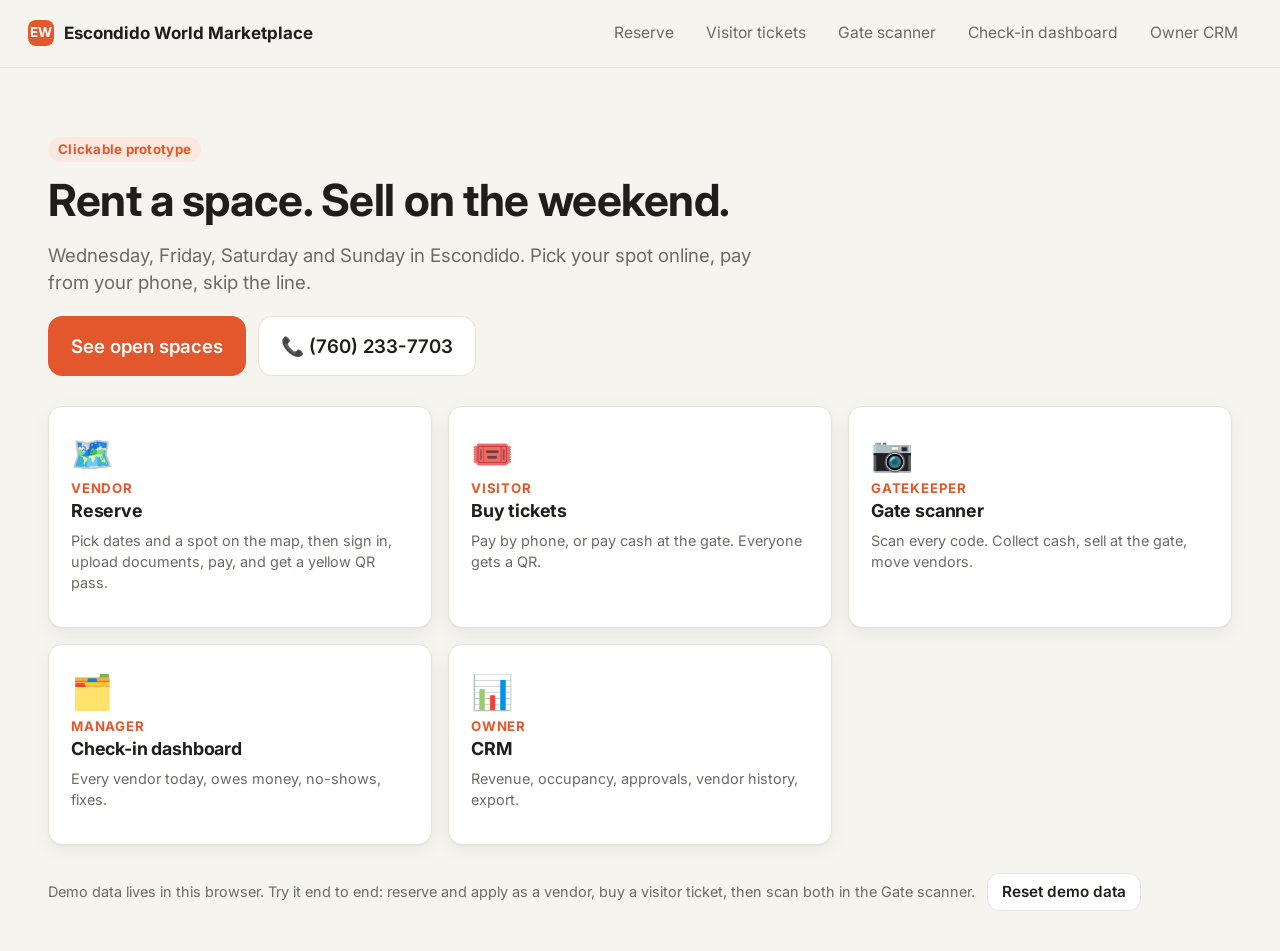
<file: index.html>
<!doctype html>
<html lang="en">
<head>
  <meta charset="utf-8" />
  <meta name="viewport" content="width=device-width, initial-scale=1" />
  <title>Escondido World Marketplace · Prototype</title>
  <link rel="preconnect" href="https://fonts.googleapis.com" />
  <link href="https://fonts.googleapis.com/css2?family=Inter:wght@400;600;700&display=swap" rel="stylesheet" />
  <link rel="stylesheet" href="style.css" />
  <style>
    .hero { padding: 40px 0 30px; max-width: 720px; }
    .hero h1 { font-size: 2.6rem; line-height: 1.1; }
    .tile { display: block; text-decoration: none; transition: transform .12s, box-shadow .12s; }
    .tile:hover { transform: translateY(-3px); box-shadow: 0 12px 30px rgba(0,0,0,.08); }
    .tile .e { font-size: 2rem; }
    .who { font-size: .78rem; font-weight: 700; letter-spacing: .06em; text-transform: uppercase; color: var(--accent); }
  </style>
</head>
<body>
  <header class="top">
    <a class="brand" href="index.html"><span class="dot">EW</span>Escondido World Marketplace</a>
    <nav id="nav" data-on=""></nav>
  </header>
  <main class="wrap">
    <section class="hero">
      <span class="badge accent">Clickable prototype</span>
      <h1 style="margin-top:14px">Rent a space. Sell on the weekend.</h1>
      <p class="muted" style="font-size:1.1rem">Wednesday, Friday, Saturday and Sunday in Escondido. Pick your spot online, pay from your phone, skip the line.</p>
      <div class="row" style="margin-top:20px">
        <a class="btn primary lg" href="booking.html">See open spaces</a>
        <a class="btn lg" href="tel:7602337703">📞 (760) 233-7703</a>
      </div>
    </section>

    <div class="grid g3">
      <a class="card tile" href="booking.html"><div class="e">🗺️</div><div class="who">Vendor</div><h3>Reserve</h3><p class="muted small">Pick dates and a spot on the map, then sign in, upload documents, pay, and get a yellow QR pass.</p></a>
      <a class="card tile" href="tickets.html"><div class="e">🎟️</div><div class="who">Visitor</div><h3>Buy tickets</h3><p class="muted small">Pay by phone, or pay cash at the gate. Everyone gets a QR.</p></a>
      <a class="card tile" href="scan.html"><div class="e">📷</div><div class="who">Gatekeeper</div><h3>Gate scanner</h3><p class="muted small">Scan every code. Collect cash, sell at the gate, move vendors.</p></a>
      <a class="card tile" href="checkin.html"><div class="e">🗂️</div><div class="who">Manager</div><h3>Check-in dashboard</h3><p class="muted small">Every vendor today, owes money, no-shows, fixes.</p></a>
      <a class="card tile" href="crm.html"><div class="e">📊</div><div class="who">Owner</div><h3>CRM</h3><p class="muted small">Revenue, occupancy, approvals, vendor history, export.</p></a>
    </div>

    <p class="small muted" style="margin-top:28px">
      Demo data lives in this browser. Try it end to end: reserve and apply as a vendor, buy a visitor ticket, then scan both in the Gate scanner.
      <button class="btn sm" id="reset" style="margin-left:8px">Reset demo data</button>
    </p>
  </main>
  <script src="data.js"></script>
  <script>
    document.getElementById('reset').onclick = () => { EWM.reset(); EWM.load(); EWM.toast('Demo data reset'); };
  </script>
</body>
</html>
</file>
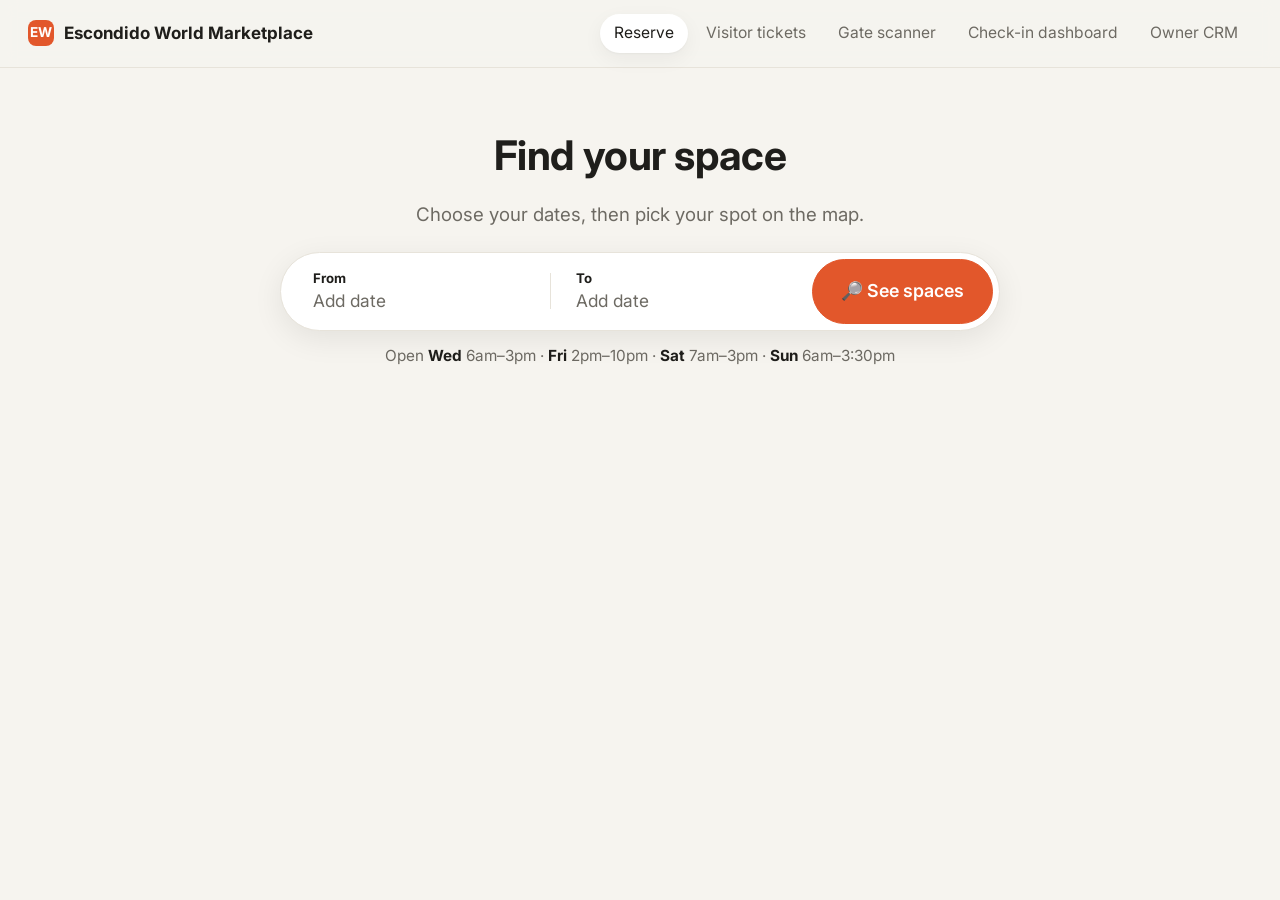
<file: booking.html>
<!doctype html>
<html lang="en">
<head>
  <meta charset="utf-8" />
  <meta name="viewport" content="width=device-width, initial-scale=1" />
  <title>Reserve a Space · Escondido World Marketplace</title>
  <link rel="preconnect" href="https://fonts.googleapis.com" />
  <link href="https://fonts.googleapis.com/css2?family=Inter:wght@400;600;700&display=swap" rel="stylesheet" />
  <link rel="stylesheet" href="style.css" />
  <style>
    /* ---------- search ---------- */
    .hero { text-align: center; padding: 30px 0 6px; }
    .hero h1 { font-size: 2.4rem; }
    .searchbar {
      position: relative; margin: 24px auto 0; max-width: 720px;
      display: grid; grid-template-columns: 1fr 1fr auto; align-items: stretch;
      background: #fff; border: 1px solid var(--line); border-radius: 999px; box-shadow: 0 8px 30px rgba(0,0,0,.08); padding: 6px;
    }
    .sfield { text-align: left; padding: 10px 26px; border-radius: 999px; cursor: pointer; border: 0; background: transparent; font: inherit; color: inherit; position: relative; }
    .sfield:hover, .sfield.on { background: #f3f1ec; }
    .sfield + .sfield::before { content: ""; position: absolute; left: 0; top: 22%; height: 56%; width: 1px; background: var(--line); }
    .sfield .k { font-size: .78rem; font-weight: 700; }
    .sfield .v { color: var(--muted); font-size: 1.02rem; white-space: nowrap; }
    .sfield .v.set { color: var(--ink); font-weight: 600; }
    .sgo { border-radius: 999px; min-height: 60px; padding: 0 28px; font-size: 1.05rem; }
    .openday { margin-top: 14px; color: var(--muted); font-size: .9rem; }
    .openday b { color: var(--ink); }

    /* ---------- calendar popover ---------- */
    .pop { position: absolute; top: calc(100% + 12px); left: 50%; transform: translateX(-50%); width: min(800px, 96vw); background: #fff; border-radius: 26px; box-shadow: 0 20px 60px rgba(0,0,0,.16); padding: 24px; z-index: 30; text-align: left; animation: pop .16s ease-out; }
    @keyframes pop { from { opacity: 0; transform: translate(-50%, -6px); } }
    .pop-h { display: flex; align-items: center; gap: 12px; margin-bottom: 12px; }
    .months { display: grid; grid-template-columns: 1fr 1fr; gap: 34px; }
    .mname { text-align: center; font-weight: 700; margin-bottom: 10px; }
    .wk, .days { display: grid; grid-template-columns: repeat(7, 1fr); }
    .wk span { text-align: center; font-size: .75rem; font-weight: 700; color: #c9c4b9; padding-bottom: 6px; }
    .wk span.open { color: var(--ink); }
    .days > * { aspect-ratio: 1; display: flex; flex-direction: column; align-items: center; justify-content: center; }
    .cell { position: relative; }
    .cell.inr::before { content: ""; position: absolute; inset: 14% 0; background: var(--accent-soft); z-index: 0; }
    .cell.rs::before { left: 50%; } .cell.re::before { right: 50%; } .cell.rs.re::before { display: none; }
    .off { color: #cfcabf; font-size: .9rem; position: relative; z-index: 1; }
    .dc { width: 100%; height: 100%; border: 0; background: transparent; font: inherit; border-radius: 50%; cursor: pointer; position: relative; z-index: 1; color: var(--ink); display: flex; flex-direction: column; align-items: center; justify-content: center; }
    .dc .dn { font-weight: 700; font-size: 1rem; line-height: 1; }
    .dc .lf { font-size: .6rem; color: var(--green); font-weight: 700; margin-top: 3px; }
    .dc .lf.low { color: var(--amber); }
    .dc:hover { box-shadow: inset 0 0 0 2px var(--ink); }
    .dc.end { background: var(--ink); color: #fff; } .dc.end .lf { color: #fff; opacity: .8; }
    .navb { width: 40px; height: 40px; border-radius: 50%; border: 1px solid var(--line); background: #fff; cursor: pointer; font-size: 1.1rem; }
    .navb:disabled { opacity: .3; cursor: default; }
    .pop-f { display: flex; gap: 12px; align-items: center; margin-top: 16px; padding-top: 14px; border-top: 1px solid var(--line); flex-wrap: wrap; }

    /* ---------- results (same page) ---------- */
    #results { margin-top: 34px; scroll-margin-top: 80px; }
    .rbar { display: flex; align-items: center; gap: 16px; flex-wrap: wrap; background: #fff; border: 1px solid var(--line); border-radius: 18px; padding: 14px 18px; box-shadow: var(--shadow); margin-bottom: 18px; }
    .daychips .chip { min-height: 40px; padding: 0 14px; }
    .daychips .chip .n { opacity: .65; font-weight: 600; margin-left: 4px; }
    .layout { display: grid; grid-template-columns: 1fr 360px; gap: 22px; align-items: start; }
    .side { position: sticky; top: 84px; }
    .legend { display: flex; gap: 14px; flex-wrap: wrap; font-size: .85rem; }
    .legend i { display: inline-block; width: 14px; height: 14px; border-radius: 4px; vertical-align: -2px; margin-right: 5px; }
    .map { background: #fbfaf7; border: 1px dashed #d8d3c7; border-radius: 18px; padding: 20px; margin-top: 14px; }
    .block { margin-bottom: 16px; }
    .block-label { font-size: .76rem; font-weight: 700; text-transform: uppercase; letter-spacing: .06em; color: var(--muted); margin: 0 0 8px 2px; }
    .srow { display: grid; grid-template-columns: 24px repeat(14, 1fr); gap: 6px; align-items: center; }
    .rl { font-weight: 700; color: var(--muted); font-size: .85rem; }
    .aisle { height: 20px; margin: 6px 0 6px 30px; border-radius: 6px; background: repeating-linear-gradient(90deg, #ebe7de 0 14px, transparent 14px 22px); }
    .sp { position: relative; aspect-ratio: 1; min-height: 38px; border-radius: 9px; border: 2px solid transparent; font: inherit; font-size: .72rem; font-weight: 700; cursor: pointer; color: #2b2a26; transition: transform .08s, box-shadow .15s; }
    .sp:hover:not(:disabled) { transform: translateY(-2px); box-shadow: 0 6px 14px rgba(0,0,0,.12); }
    .sp.premium { background: var(--premium); } .sp.shaded { background: var(--shaded); } .sp.open { background: var(--open); }
    .sp:disabled { background: repeating-linear-gradient(45deg, #e9e6df 0 6px, #f3f1ec 6px 12px); color: #b5b0a5; cursor: not-allowed; }
    .sp.sel { background: var(--ink); color: #fff; transform: scale(1.1); box-shadow: 0 0 0 4px var(--accent-soft); }
    .sp .bolt { position: absolute; top: 1px; right: 3px; font-size: .6rem; }
    .landmarks { display: flex; gap: 10px; margin-top: 8px; }
    .lm { flex: 1; padding: 12px; border-radius: 12px; background: #efece5; text-align: center; font-weight: 600; color: var(--muted); font-size: .86rem; }
    .lm.gate { background: var(--accent); color: #fff; flex: 2; }
    .line { display: flex; justify-content: space-between; gap: 10px; padding: 5px 0; font-size: .93rem; }
    .total { border-top: 1px solid var(--line); margin-top: 8px; padding-top: 12px; font-size: 1.35rem; font-weight: 700; }
    .toggle { display: flex; align-items: center; gap: 12px; padding: 12px; border: 1.5px solid var(--line); border-radius: 12px; cursor: pointer; margin-top: 12px; }
    .toggle input { width: 22px; height: 22px; accent-color: var(--accent); }
    .empty { text-align: center; padding: 30px; color: var(--muted); }

    @media (max-width: 1000px) {
      .searchbar { grid-template-columns: 1fr 1fr; border-radius: 24px; }
      .sgo { grid-column: 1 / -1; }
      .months { grid-template-columns: 1fr; } .months > :nth-child(2) { display: none; }
      .layout { grid-template-columns: 1fr; } .side { position: static; }
      .srow { grid-template-columns: 18px repeat(14, 1fr); gap: 3px; }
      .sp { min-height: 24px; font-size: .55rem; border-radius: 6px; }
    }
  </style>
</head>
<body>
  <header class="top">
    <a class="brand" href="index.html"><span class="dot">EW</span>Escondido World Marketplace</a>
    <nav id="nav" data-on="booking"></nav>
  </header>

  <main class="wrap">
    <section class="hero">
      <h1>Find your space</h1>
      <p class="muted" style="font-size:1.1rem">Choose your dates, then pick your spot on the map.</p>
      <div class="searchbar" id="sbar">
        <button class="sfield" id="fFrom"><div class="k">From</div><div class="v" id="vFrom">Add date</div></button>
        <button class="sfield" id="fTo"><div class="k">To</div><div class="v" id="vTo">Add date</div></button>
        <button class="btn primary sgo" id="go">🔎 See spaces</button>
        <div class="pop hidden" id="pop"></div>
      </div>
      <p class="openday">Open <b>Wed</b> 6am–3pm · <b>Fri</b> 2pm–10pm · <b>Sat</b> 7am–3pm · <b>Sun</b> 6am–3:30pm</p>
    </section>

    <section id="results" class="hidden">
      <div class="rbar">
        <div style="flex:1;min-width:220px"><b id="rTitle"></b><div class="small muted" id="rSub"></div></div>
        <div class="chips daychips" id="daychips"></div>
      </div>
      <div class="layout">
        <div class="card">
          <div class="row">
            <h3 style="margin:0">Tap a space</h3><span class="badge green" id="freeCount"></span>
            <span class="spacer"></span><div class="legend" id="legend"></div>
          </div>
          <div class="map" id="map"></div>
        </div>
        <aside class="side card" id="summary"></aside>
      </div>
    </section>
  </main>

  <script src="data.js"></script>
  <script src="booking.js"></script>
</body>
</html>
</file>
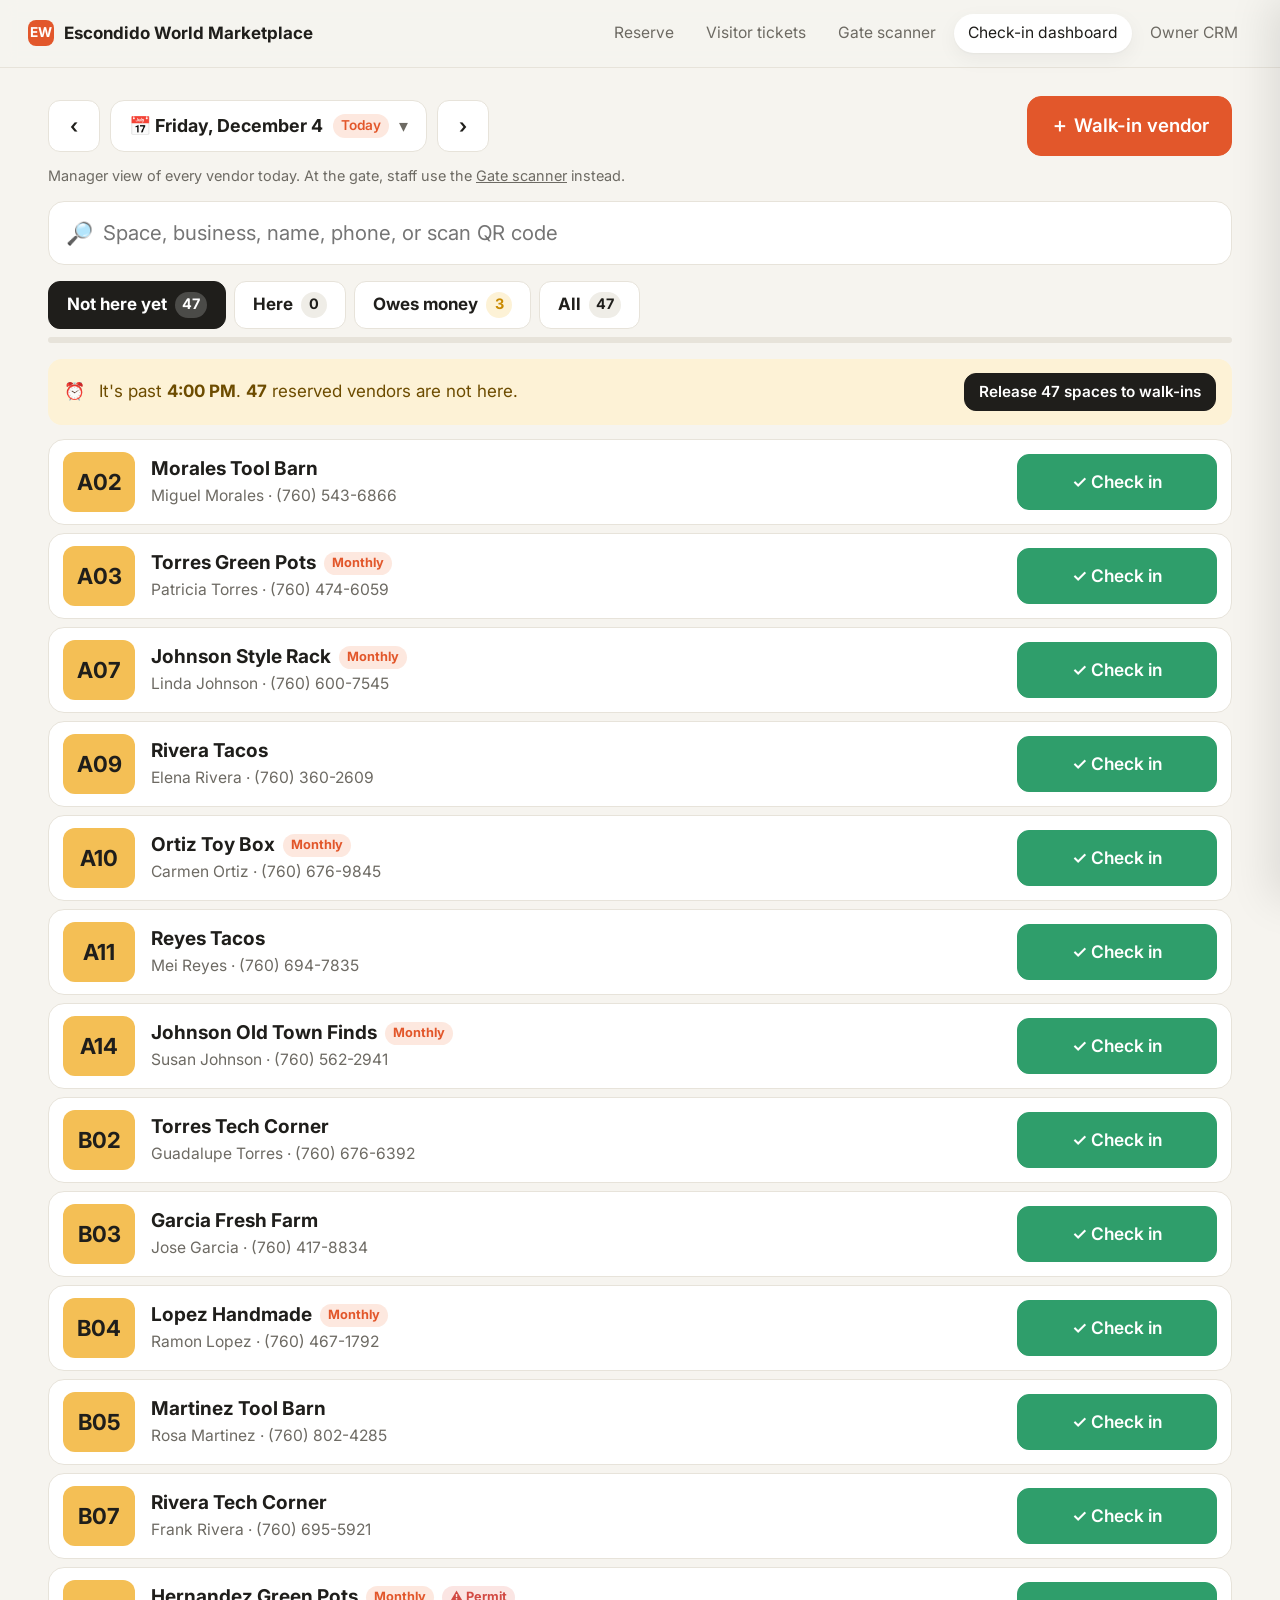
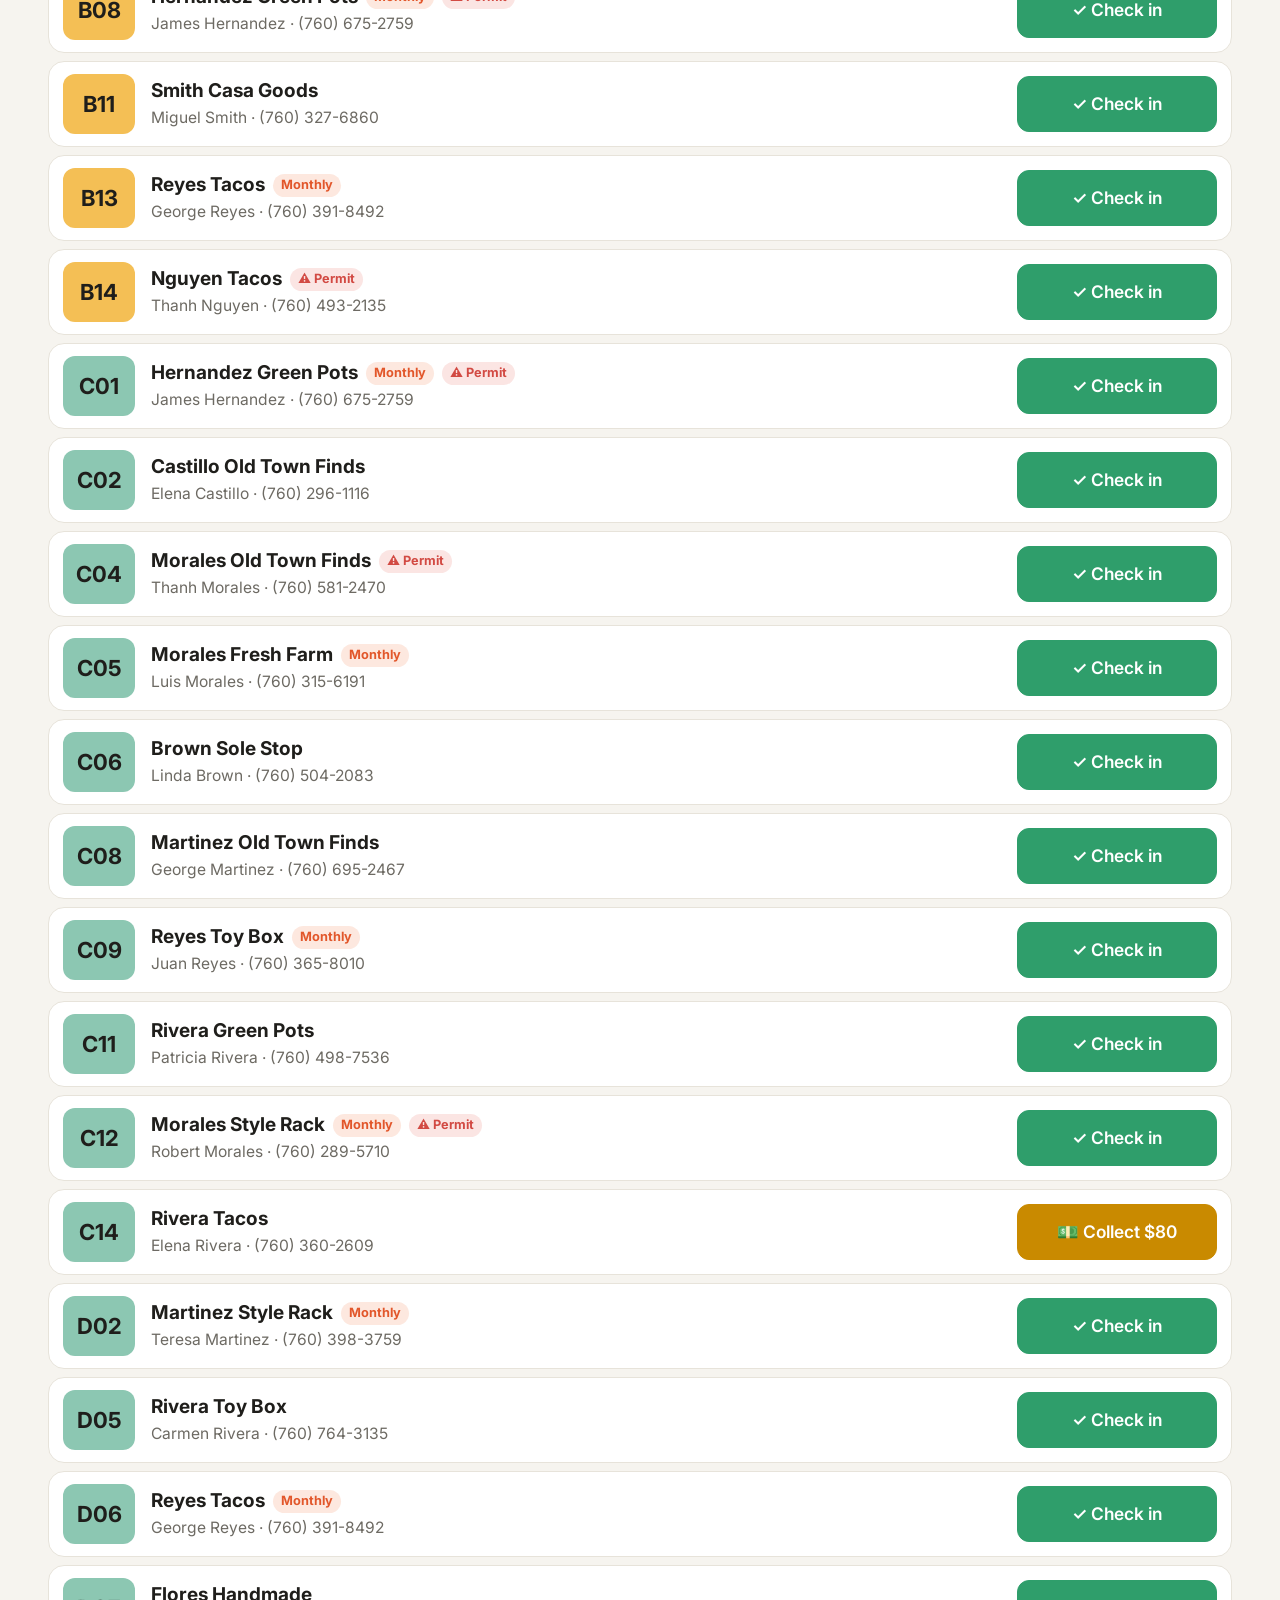
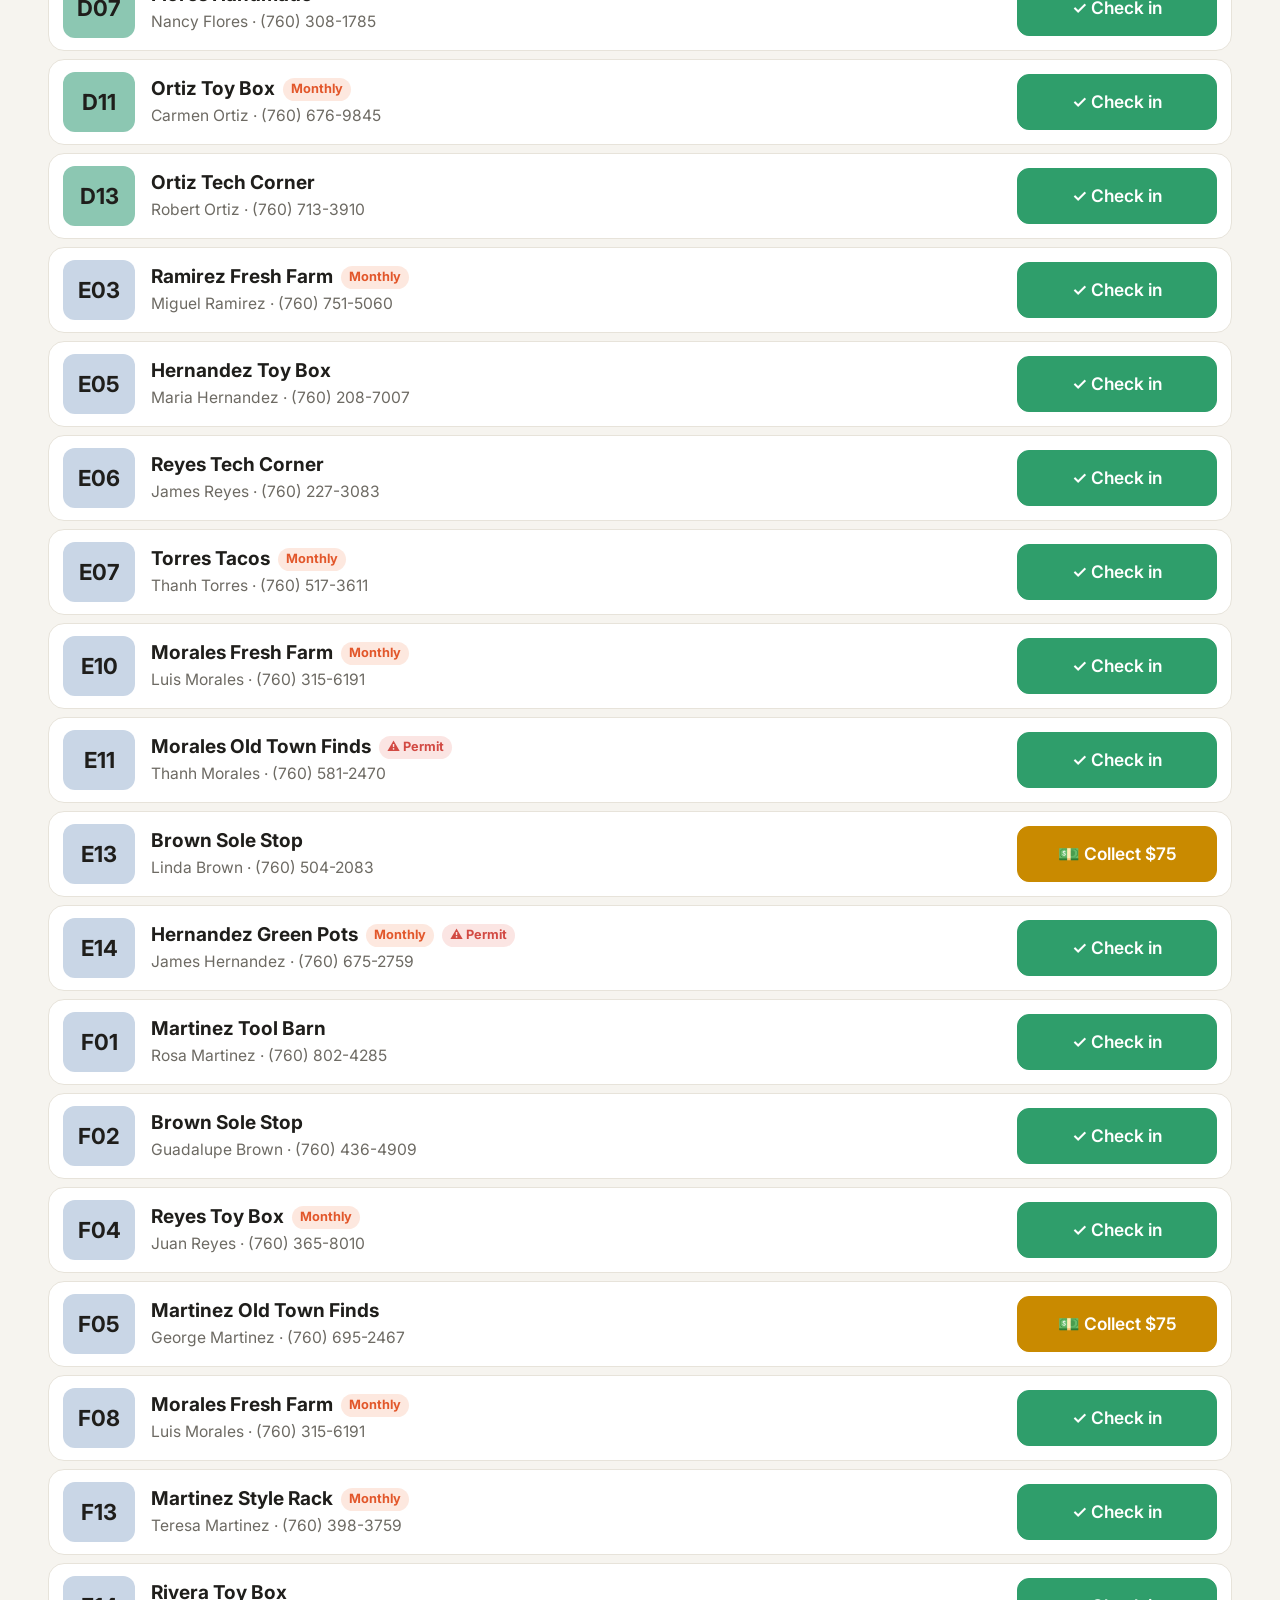
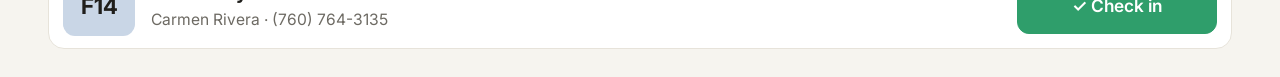
<file: checkin.html>
<!doctype html>
<html lang="en">
<head>
  <meta charset="utf-8" />
  <meta name="viewport" content="width=device-width, initial-scale=1" />
  <title>Check-in Dashboard · Escondido World Marketplace</title>
  <link rel="preconnect" href="https://fonts.googleapis.com" />
  <link href="https://fonts.googleapis.com/css2?family=Inter:wght@400;600;700&display=swap" rel="stylesheet" />
  <link rel="stylesheet" href="style.css" />
  <style>
    .head { display: flex; align-items: center; gap: 10px; flex-wrap: wrap; margin-bottom: 16px; }
    .search { position: relative; flex: 1; min-width: 260px; }
    .search input { min-height: 64px; font-size: 1.2rem; padding-left: 54px; border-radius: 16px; }
    .search .ic { position: absolute; left: 18px; top: 50%; transform: translateY(-50%); font-size: 1.3rem; }

    .tabs { display: flex; gap: 8px; flex-wrap: wrap; margin: 16px 0 8px; }
    .tab { min-height: 48px; padding: 0 18px; border-radius: 12px; border: 1.5px solid var(--line); background: #fff; font: inherit; font-weight: 700; cursor: pointer; color: var(--ink); display: inline-flex; align-items: center; gap: 8px; }
    .tab .n { min-width: 26px; height: 26px; border-radius: 999px; background: #efede7; display: inline-grid; place-items: center; font-size: .85rem; padding: 0 7px; }
    .tab.on { background: var(--ink); color: #fff; border-color: var(--ink); }
    .tab.on .n { background: rgba(255,255,255,.2); }
    .tab.warn .n { background: var(--amber-soft); color: var(--amber); }
    .tab.on.warn .n { background: var(--amber); color: #fff; }
    .progress { height: 6px; border-radius: 6px; background: var(--line); overflow: hidden; margin-bottom: 16px; }
    .progress i { display: block; height: 100%; background: var(--green); transition: width .3s; }

    .banner { display: flex; align-items: center; gap: 14px; flex-wrap: wrap; padding: 14px 16px; border-radius: 14px; background: var(--amber-soft); color: #6d4c00; margin-bottom: 14px; }

    .list { display: grid; gap: 8px; }
    .item { display: grid; grid-template-columns: 72px 1fr auto; gap: 16px; align-items: center; padding: 12px 14px; background: #fff; border: 1px solid var(--line); border-radius: 16px; cursor: pointer; transition: border-color .15s, box-shadow .15s; }
    .item:hover { border-color: #cfc9bc; box-shadow: var(--shadow); }
    .item.here { background: #f6fcf9; border-color: #cde9da; }
    .item.gone { opacity: .5; }
    .sc { font-size: 1.3rem; font-weight: 700; border-radius: 12px; height: 60px; display: grid; place-items: center; }
    .sc.premium { background: var(--premium); } .sc.shaded { background: var(--shaded); } .sc.open { background: var(--open); }
    .nm { font-weight: 700; font-size: 1.12rem; }
    .who { color: var(--muted); font-size: .92rem; margin-top: 2px; }
    .flag { display: inline-block; margin-left: 8px; font-size: .75rem; font-weight: 700; padding: 2px 8px; border-radius: 999px; vertical-align: 2px; }
    .flag.m { background: var(--accent-soft); color: var(--accent); }
    .flag.w { background: var(--red-soft); color: var(--red); }
    .act { min-width: 210px; display: flex; justify-content: flex-end; }
    .act .btn { min-height: 56px; min-width: 200px; font-size: 1.02rem; }
    .btn.cash { background: var(--amber); border-color: var(--amber); color: #fff; }
    .done { min-width: 200px; text-align: right; color: var(--green); font-weight: 700; }
    .done small { display: block; color: var(--muted); font-weight: 600; }
    .empty { text-align: center; padding: 40px; color: var(--muted); }

    /* drawer */
    .dh { display: flex; gap: 14px; align-items: center; }
    .dsec { margin-top: 20px; }
    .dsec h3 { font-size: .78rem; text-transform: uppercase; letter-spacing: .06em; color: var(--muted); margin-bottom: 8px; }
    .kv { display: flex; justify-content: space-between; gap: 10px; padding: 7px 0; border-bottom: 1px solid #f1eee8; font-size: .95rem; }
    .kv span:first-child { color: var(--muted); }
    .dots { display: flex; gap: 4px; flex-wrap: wrap; }
    .dots i { width: 14px; height: 14px; border-radius: 4px; background: var(--green); display: block; }
    .dots i.x { background: var(--red); } .dots i.f { background: var(--line); }
    .explain { background: #f7f6f2; border-radius: 12px; padding: 12px 14px; font-size: .9rem; }

    /* pay modal */
    .amt { font-size: 2.6rem; font-weight: 700; text-align: center; letter-spacing: -.02em; }
    .bills { display: grid; grid-template-columns: repeat(4, 1fr); gap: 8px; margin-top: 10px; }
    .bills button { min-height: 52px; border-radius: 12px; border: 1.5px solid var(--line); background: #fff; font: inherit; font-weight: 700; cursor: pointer; }
    .bills button.on { background: var(--ink); color: #fff; border-color: var(--ink); }
    .change { text-align: center; font-size: 1.2rem; margin-top: 12px; }

    @media (max-width: 800px) {
      .item { grid-template-columns: 58px 1fr; }
      .act, .done { grid-column: 1 / -1; min-width: 0; }
      .act .btn { width: 100%; }
      .done { text-align: left; }
    }
  </style>
</head>
<body>
  <header class="top">
    <a class="brand" href="index.html"><span class="dot">EW</span>Escondido World Marketplace</a>
    <nav id="nav" data-on="checkin"></nav>
  </header>

  <main class="wrap">
    <div class="head">
      <button class="btn daynav" id="prev" aria-label="Previous market day">‹</button>
      <button class="datebtn" id="dateBtn"></button>
      <button class="btn daynav" id="next" aria-label="Next market day">›</button>
      <span class="spacer"></span>
      <button class="btn primary lg" id="walkin">＋ Walk-in vendor</button>
    </div>
    <p class="small muted" style="margin:-6px 0 14px">Manager view of every vendor today. At the gate, staff use the <a href="scan.html">Gate scanner</a> instead.</p>

    <div class="search">
      <span class="ic">🔎</span>
      <input class="in" id="q" placeholder="Space, business, name, phone, or scan QR code" autocomplete="off" />
    </div>

    <div class="tabs" id="tabs"></div>
    <div class="progress"><i id="bar"></i></div>
    <div id="banner"></div>
    <div class="list" id="list"></div>
  </main>

  <div class="scrim" id="scrim"></div>
  <aside class="drawer" id="drawer"></aside>
  <div class="modal card" id="modal"></div>

  <script src="data.js"></script>
  <script src="checkin.js"></script>
</body>
</html>
</file>
<file: style.css>
/* Escondido World Marketplace prototype: shared styles.
   Minimal, warm, large targets for older users (17px base, 48px buttons). */
:root {
  --bg: #f6f4ef;
  --card: #ffffff;
  --ink: #1f1e1b;
  --muted: #6d6a63;
  --line: #e7e3da;
  --accent: #e2572b;
  --accent-soft: #fde8df;
  --green: #2f9e6b;
  --green-soft: #e1f4ea;
  --red: #d24a43;
  --red-soft: #fbe5e3;
  --amber: #c98a00;
  --amber-soft: #fdf2d6;
  --premium: #f4bf55;
  --shaded: #8cc7b2;
  --open: #c9d6e6;
  --radius: 14px;
  --shadow: 0 1px 2px rgba(0, 0, 0, .04), 0 6px 20px rgba(0, 0, 0, .05);
}

* { box-sizing: border-box; }
html { font-size: 17px; }
body {
  margin: 0;
  font-family: "Inter", system-ui, -apple-system, "Segoe UI", sans-serif;
  background: var(--bg);
  color: var(--ink);
  line-height: 1.45;
  -webkit-font-smoothing: antialiased;
}
h1, h2, h3 { margin: 0 0 .4em; letter-spacing: -.01em; }
h1 { font-size: 1.9rem; }
h2 { font-size: 1.3rem; }
h3 { font-size: 1.05rem; }
p { margin: 0 0 .8em; }
a { color: inherit; }
.muted { color: var(--muted); }
.small { font-size: .85rem; }
.big { font-size: 1.6rem; font-weight: 700; }
.hidden { display: none !important; }

/* ---------- Header ---------- */
.top {
  position: sticky; top: 0; z-index: 20;
  display: flex; align-items: center; gap: 24px;
  padding: 14px 28px;
  background: rgba(246, 244, 239, .9);
  backdrop-filter: blur(8px);
  border-bottom: 1px solid var(--line);
}
.brand { display: flex; align-items: center; gap: 10px; font-weight: 700; text-decoration: none; }
.brand .dot { width: 26px; height: 26px; border-radius: 8px; background: var(--accent); display: grid; place-items: center; color: #fff; font-size: .8rem; }
.top nav { display: flex; gap: 4px; margin-left: auto; flex-wrap: wrap; }
.top nav a { text-decoration: none; padding: 8px 14px; border-radius: 999px; color: var(--muted); font-size: .92rem; }
.top nav a.on, .top nav a:hover { background: var(--card); color: var(--ink); box-shadow: var(--shadow); }

.wrap { max-width: 1240px; margin: 0 auto; padding: 28px; }

/* ---------- Building blocks ---------- */
.card { background: var(--card); border: 1px solid var(--line); border-radius: var(--radius); padding: 22px; box-shadow: var(--shadow); }
.row { display: flex; gap: 12px; align-items: center; flex-wrap: wrap; }
.grid { display: grid; gap: 16px; }
.g2 { grid-template-columns: repeat(2, 1fr); }
.g3 { grid-template-columns: repeat(3, 1fr); }
.g4 { grid-template-columns: repeat(4, 1fr); }
.g5 { grid-template-columns: repeat(5, 1fr); }
.spacer { flex: 1; }

.btn {
  display: inline-flex; align-items: center; justify-content: center; gap: 8px;
  min-height: 48px; padding: 0 22px;
  border: 1px solid var(--line); border-radius: 12px;
  background: var(--card); color: var(--ink);
  font: inherit; font-weight: 600; cursor: pointer;
  transition: transform .06s, background .15s, border-color .15s;
  text-decoration: none;
}
.btn:hover { border-color: #cfc9bc; }
.btn:active { transform: scale(.98); }
.btn:disabled { opacity: .45; cursor: not-allowed; }
.btn.primary { background: var(--accent); border-color: var(--accent); color: #fff; }
.btn.primary:hover { background: #cc4920; }
.btn.dark { background: var(--ink); border-color: var(--ink); color: #fff; }
.btn.green { background: var(--green); border-color: var(--green); color: #fff; }
.btn.red { background: var(--card); border-color: var(--red); color: var(--red); }
.btn.block { width: 100%; }
.btn.lg { min-height: 60px; font-size: 1.1rem; border-radius: 14px; }
.btn.sm { min-height: 38px; padding: 0 14px; font-size: .9rem; }

.choice {
  text-align: left; padding: 16px; border: 2px solid var(--line); border-radius: 14px;
  background: var(--card); cursor: pointer; font: inherit; color: inherit;
  transition: border-color .15s, background .15s;
}
.choice:hover { border-color: #cfc9bc; }
.choice.on { border-color: var(--accent); background: var(--accent-soft); }
.choice .t { font-weight: 700; font-size: 1.05rem; }
.choice .s { color: var(--muted); font-size: .88rem; }
.choice .p { font-weight: 700; margin-top: 6px; }
.choice:disabled { opacity: .4; cursor: not-allowed; }

.chips { display: flex; gap: 8px; flex-wrap: wrap; }
.chip {
  min-height: 44px; padding: 0 16px; border-radius: 999px; border: 1.5px solid var(--line);
  background: var(--card); font: inherit; font-weight: 600; cursor: pointer; color: inherit;
}
.chip.on { background: var(--ink); color: #fff; border-color: var(--ink); }

.badge { display: inline-block; padding: 3px 10px; border-radius: 999px; font-size: .78rem; font-weight: 700; letter-spacing: .02em; background: #efede7; color: var(--muted); }
.badge.green { background: var(--green-soft); color: var(--green); }
.badge.red { background: var(--red-soft); color: var(--red); }
.badge.amber { background: var(--amber-soft); color: var(--amber); }
.badge.accent { background: var(--accent-soft); color: var(--accent); }
.badge.dark { background: var(--ink); color: #fff; }

label.f { display: block; font-weight: 600; margin: 14px 0 6px; }
input.in, select.in {
  width: 100%; min-height: 50px; padding: 0 14px; border: 1.5px solid var(--line); border-radius: 12px;
  font: inherit; background: #fff; color: var(--ink);
}
input.in:focus, select.in:focus { outline: none; border-color: var(--accent); box-shadow: 0 0 0 4px var(--accent-soft); }

.kpi .v { font-size: 1.9rem; font-weight: 700; letter-spacing: -.02em; }
.kpi .l { color: var(--muted); font-size: .88rem; }
.kpi .d { font-size: .82rem; font-weight: 600; }

table.t { width: 100%; border-collapse: collapse; font-size: .93rem; }
table.t th { text-align: left; color: var(--muted); font-weight: 600; font-size: .8rem; text-transform: uppercase; letter-spacing: .04em; padding: 10px 12px; border-bottom: 1px solid var(--line); }
table.t td { padding: 12px; border-bottom: 1px solid var(--line); }
table.t tr.click { cursor: pointer; }
table.t tr.click:hover td { background: #faf9f6; }

/* ---------- Toast ---------- */
#toast {
  position: fixed; left: 50%; bottom: 28px; transform: translateX(-50%) translateY(20px);
  background: var(--ink); color: #fff; padding: 14px 22px; border-radius: 12px; font-weight: 600;
  opacity: 0; transition: .25s; z-index: 100; pointer-events: none; box-shadow: var(--shadow);
}
#toast.show { opacity: 1; transform: translateX(-50%) translateY(0); }

/* ---------- Modal / drawer ---------- */
.scrim { position: fixed; inset: 0; background: rgba(20, 18, 14, .35); z-index: 50; display: none; }
.scrim.show { display: block; }
.modal { position: fixed; z-index: 60; left: 50%; top: 50%; transform: translate(-50%, -50%); width: min(480px, 92vw); display: none; }
.modal.show { display: block; }
.drawer { position: fixed; z-index: 60; top: 0; right: 0; height: 100vh; width: min(460px, 94vw); background: var(--card); box-shadow: -10px 0 40px rgba(0,0,0,.1); padding: 26px; overflow: auto; transform: translateX(100%); transition: transform .25s; }
.drawer.show { transform: none; }

@media (max-width: 900px) {
  .g3, .g4, .g5 { grid-template-columns: repeat(2, 1fr); }
  .g2 { grid-template-columns: 1fr; }
  .wrap { padding: 18px; }
  .top { padding: 12px 16px; }
}

/* ---------- calendar date picker (EWM.datePicker) ---------- */
.datebtn { display: inline-flex; align-items: center; gap: 10px; min-height: 52px; padding: 0 18px; border-radius: 14px; border: 1.5px solid var(--line); background: #fff; font: inherit; font-weight: 700; font-size: 1.05rem; cursor: pointer; color: var(--ink); }
.datebtn:hover { border-color: #cfc9bc; }
.datebtn .sub { font-weight: 600; font-size: .8rem; color: var(--accent); background: var(--accent-soft); padding: 2px 8px; border-radius: 999px; }
.daynav { width: 52px; min-height: 52px; padding: 0; font-size: 1.2rem; }
.dp { position: absolute; z-index: 80; width: 340px; background: #fff; border-radius: 20px; box-shadow: 0 20px 50px rgba(0,0,0,.18); padding: 16px; animation: dpin .14s ease-out; }
@keyframes dpin { from { opacity: 0; transform: translateY(-6px); } }
.dp-h { display: flex; align-items: center; justify-content: space-between; margin-bottom: 10px; }
.dp-h button { width: 38px; height: 38px; border-radius: 50%; border: 1px solid var(--line); background: #fff; cursor: pointer; font-size: 1.1rem; }
.dp-w, .dp-g { display: grid; grid-template-columns: repeat(7, 1fr); gap: 4px; }
.dp-w span { text-align: center; font-size: .72rem; font-weight: 700; color: #cfcabf; }
.dp-w span.on { color: var(--ink); }
.dp-g > * { aspect-ratio: 1; display: flex; flex-direction: column; align-items: center; justify-content: center; border-radius: 50%; font-weight: 700; font-size: .95rem; }
.dp-g button { border: 0; background: transparent; cursor: pointer; font: inherit; font-weight: 700; color: var(--ink); position: relative; }
.dp-g button:hover { background: #f1eee8; }
.dp-g button i { font-style: normal; font-size: .55rem; color: var(--green); position: absolute; bottom: 3px; }
.dp-g .na { color: #d6d1c7; font-weight: 400; }
.dp-g .today { box-shadow: inset 0 0 0 2px var(--accent); }
.dp-g .sel { background: var(--ink) !important; color: #fff; }
.dp-g .sel i { color: #fff; }
.dp-f { display: flex; align-items: center; gap: 10px; margin-top: 12px; padding-top: 10px; border-top: 1px solid var(--line); font-size: .8rem; color: var(--muted); }
.dp-f button { border: 1.5px solid var(--line); background: #fff; border-radius: 999px; padding: 6px 14px; font: inherit; font-weight: 700; cursor: pointer; color: var(--ink); }

/* ---------- QR passes (EWM.qr) ---------- */
.qrbox { display: inline-flex; flex-direction: column; align-items: center; gap: 6px; padding: 12px 12px 8px; border-radius: 16px; }
.qrbox svg { display: block; border-radius: 6px; }
.qrbox span { font-size: .68rem; font-weight: 800; letter-spacing: .14em; }
.qr-vendor { background: #ffd34d; box-shadow: 0 0 0 3px #f2b400 inset; }
.qr-visitor { background: #fff; border: 1.5px solid var(--line); }
</file>
